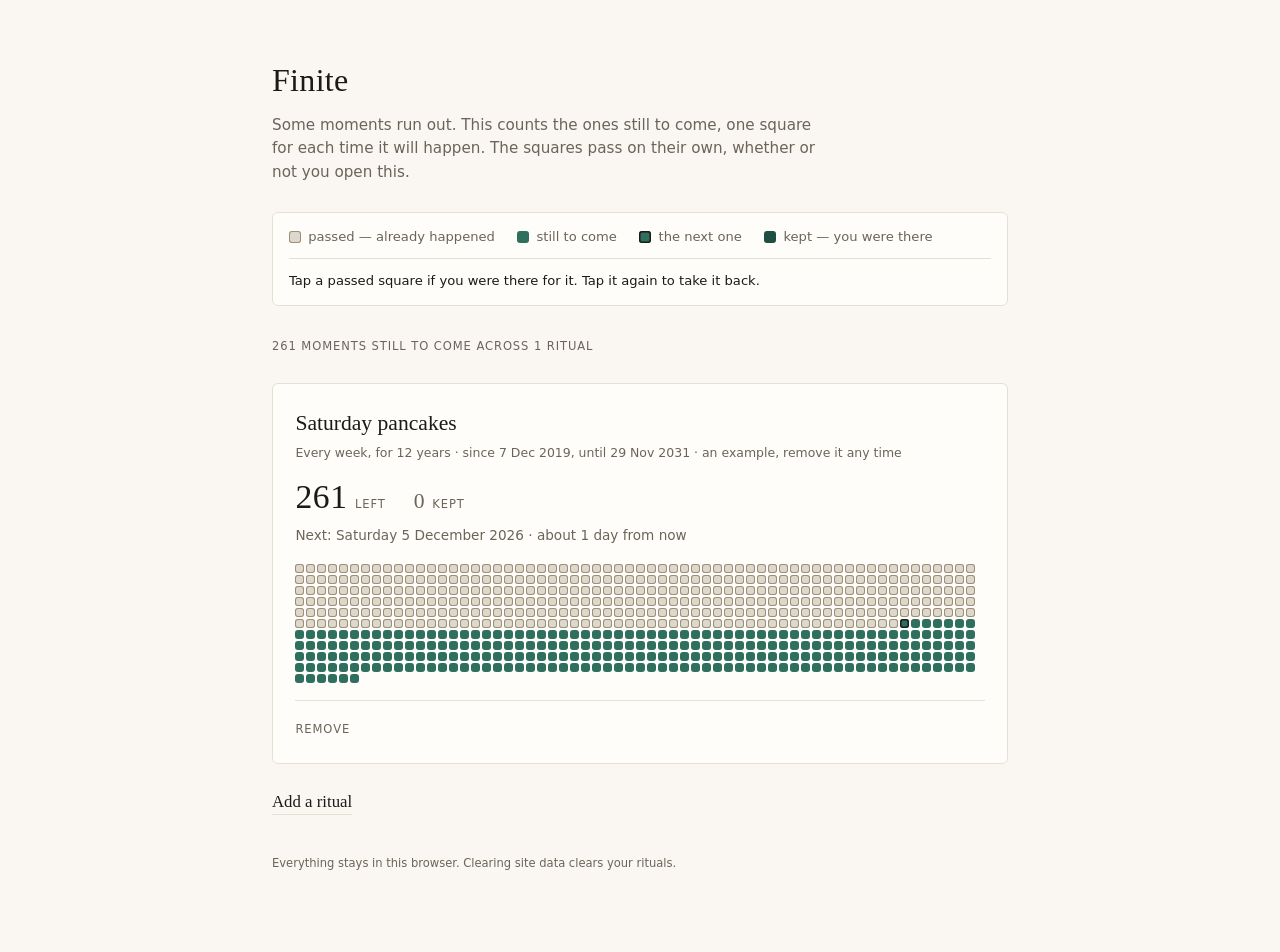
<file: index.html>
<!doctype html>
<html lang="en">
<head>
<meta charset="utf-8">
<meta name="viewport" content="width=device-width, initial-scale=1">
<title>Finite — how many moments are left</title>
<meta name="description" content="Name a ritual, say how often and for how long, and Finite draws one square per time it will happen. The passed ones go quiet on their own. Everything stays in your browser.">
<meta name="theme-color" content="#faf7f2">
<meta property="og:title" content="Finite — how many moments are left">
<meta property="og:description" content="A grid of squares, one per time a ritual will happen. The passed ones go quiet on their own, whether or not you open the app.">
<meta property="og:type" content="website">
<link rel="icon" href="favicon.svg" type="image/svg+xml">
<link rel="stylesheet" href="styles.css">
</head>
<body>
  <div class="page">

    <header class="masthead">
      <h1>Finite</h1>
      <p class="lede">Some moments run out. This counts the ones still to come, one square for each time it will happen. The squares pass on their own, whether or not you open this.</p>
    </header>

    <section class="legend" aria-label="How to read the grid">
      <p class="legend-row">
        <span class="key"><span class="key-swatch is-passed"></span>passed &mdash; already happened</span>
        <span class="key"><span class="key-swatch is-upcoming"></span>still to come</span>
        <span class="key"><span class="key-swatch is-upcoming is-next"></span>the next one</span>
        <span class="key"><span class="key-swatch is-kept"></span>kept &mdash; you were there</span>
      </p>
      <p class="legend-how">Tap a passed square if you were there for it. Tap it again to take it back.</p>
    </section>

    <p class="total" id="total" aria-live="polite"></p>

    <main class="stack" id="stack"></main>

    <form class="add" id="add-form" novalidate>
      <button type="button" class="add-toggle" id="add-toggle" aria-expanded="false" aria-controls="add-fields">
        Add a ritual
      </button>

      <div class="add-fields" id="add-fields" hidden>
        <div class="field">
          <label for="f-name">What is it?</label>
          <input type="text" id="f-name" name="name" autocomplete="off" placeholder="Saturday pancakes">
          <p class="err" id="e-name" role="alert"></p>
        </div>

        <div class="field">
          <label for="f-freq">How often?</label>
          <select id="f-freq" name="freq">
            <option value="daily">Every day</option>
            <option value="weekly" selected>Every week</option>
            <option value="monthly">Every month</option>
            <option value="yearly">Every year</option>
          </select>
        </div>

        <div class="field">
          <label for="f-dur">How long does this last?</label>
          <div class="dur">
            <input type="number" id="f-dur" name="durationValue" min="1" step="1" value="12" inputmode="numeric">
            <select id="f-unit" name="durationUnit" aria-label="Duration unit">
              <option value="days">days</option>
              <option value="weeks">weeks</option>
              <option value="months">months</option>
              <option value="years" selected>years</option>
            </select>
          </div>
          <p class="err" id="e-dur" role="alert"></p>
        </div>

        <div class="field">
          <label for="f-start">When did it start?</label>
          <input type="date" id="f-start" name="startISO">
          <p class="hint">The timeline runs from here, so this is what decides which ones have already passed.</p>
          <p class="err" id="e-start" role="alert"></p>
        </div>

        <div class="add-actions">
          <button type="submit" class="btn-primary">Add it</button>
          <button type="button" class="btn-quiet" id="add-cancel">Cancel</button>
        </div>
      </div>
    </form>

    <p class="storage-note" id="storage-note">
      Everything stays in this browser. Clearing site data clears your rituals.
    </p>

  </div>

  <script src="app.js"></script>
</body>
</html>
</file>
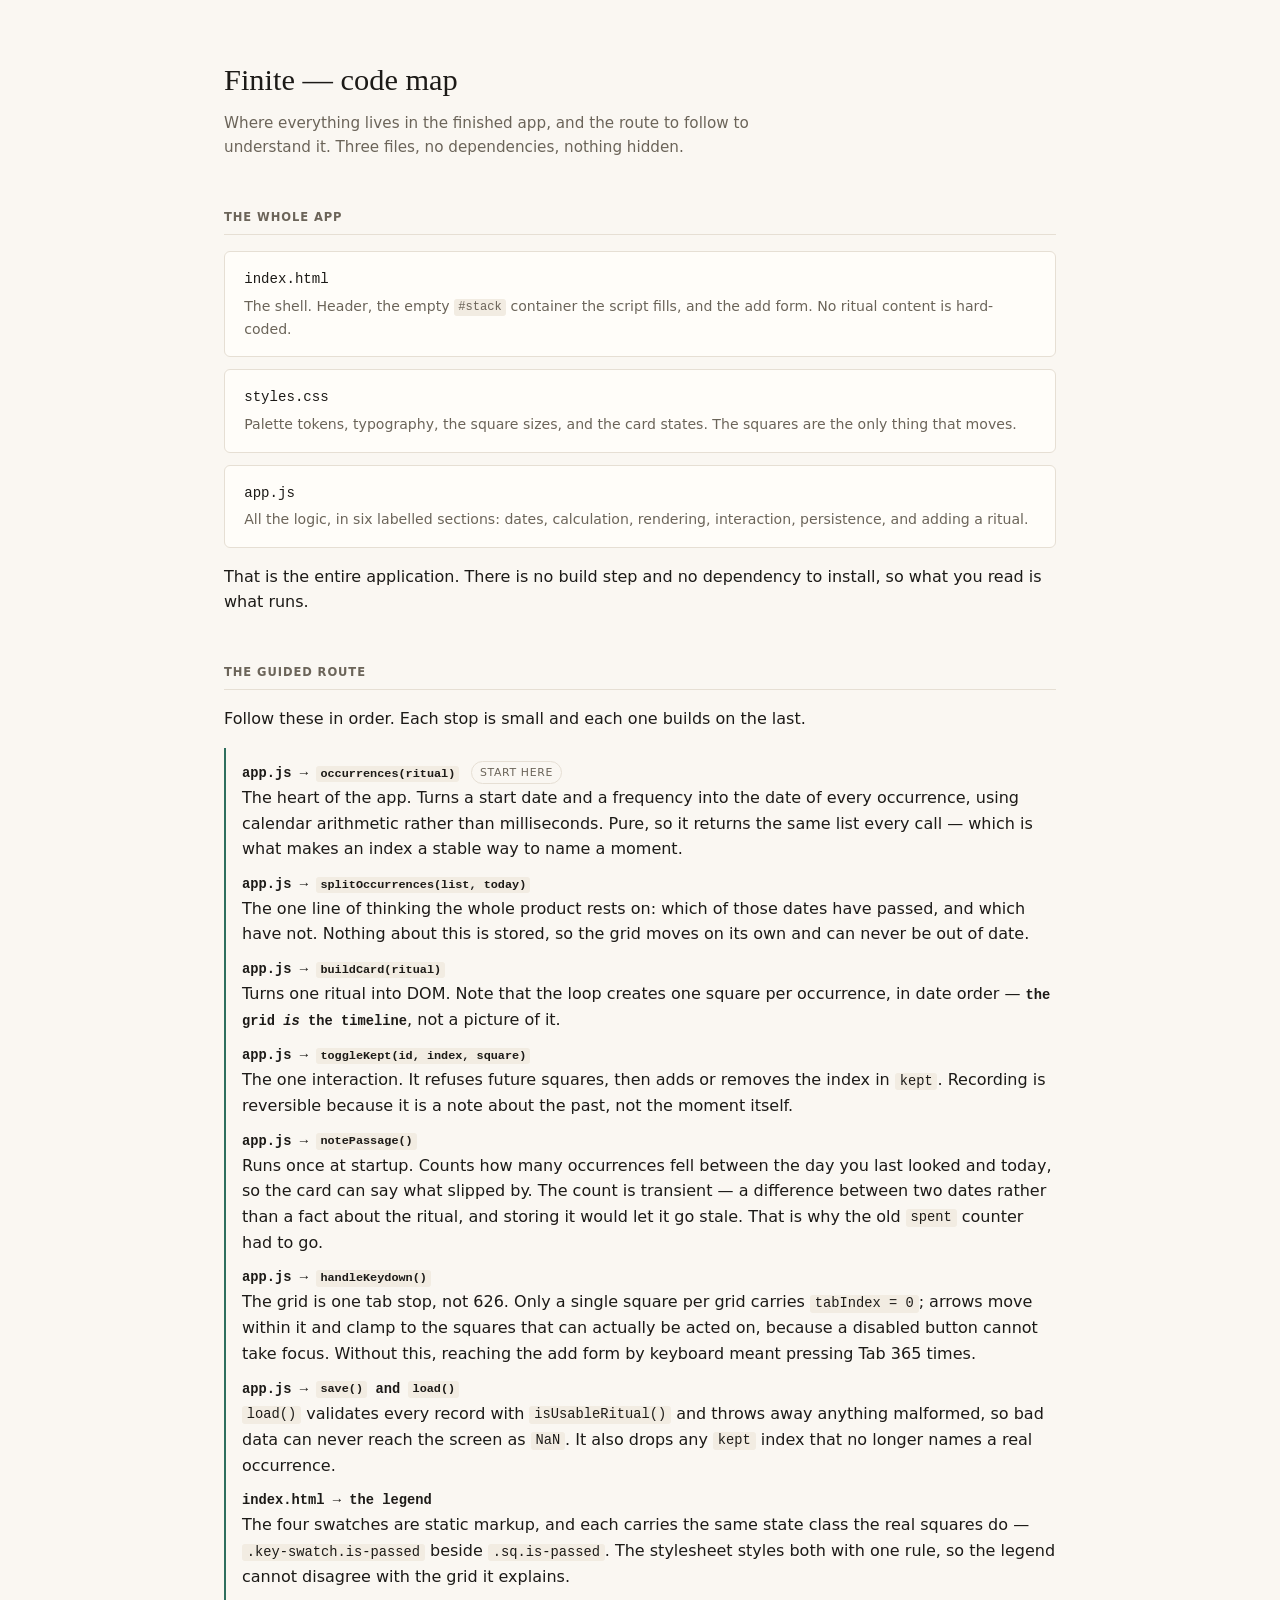
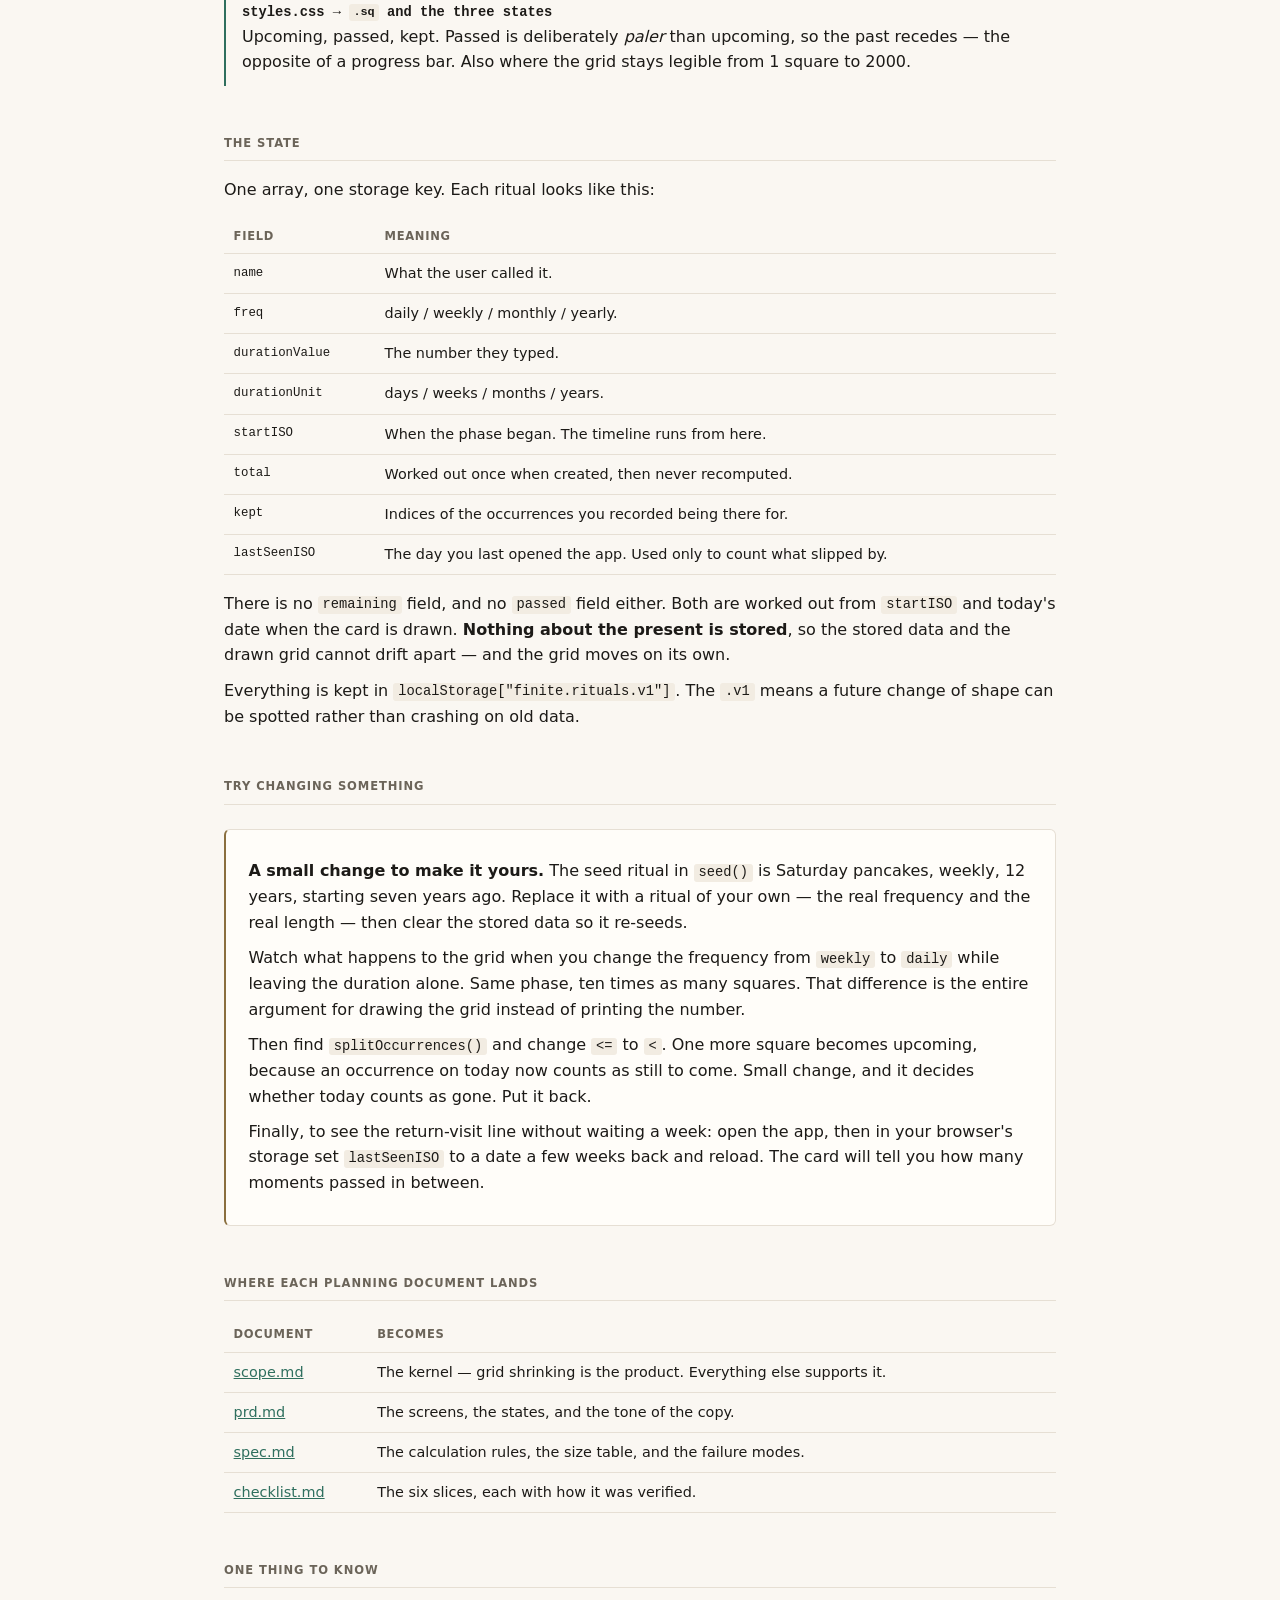
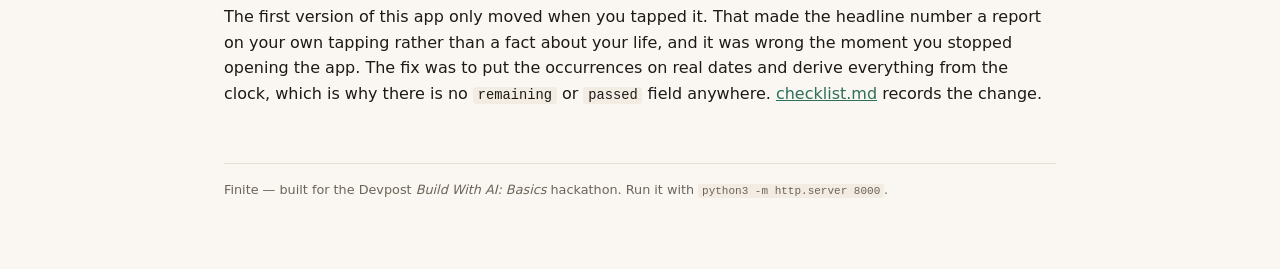
<file: devpost/app-map.html>
<!doctype html>
<html lang="en">
<head>
<meta charset="utf-8">
<meta name="viewport" content="width=device-width, initial-scale=1">
<title>Finite — code map</title>
<style>
  :root {
    --paper: #faf7f2; --card: #fffdf9; --ink: #1c1a17; --ink-soft: #6b6459;
    --rule: #e6dfd4; --live: #2f6f5e; --focus: #8a6f3f;
    --serif: ui-serif, Georgia, "Iowan Old Style", "Times New Roman", serif;
    --sans: ui-sans-serif, system-ui, -apple-system, "Segoe UI", sans-serif;
    --mono: ui-monospace, SFMono-Regular, "SF Mono", Menlo, Consolas, monospace;
  }
  * { box-sizing: border-box; }
  body {
    margin: 0; padding: 3.5rem 1.25rem 5rem;
    background: var(--paper); color: var(--ink);
    font-family: var(--sans); line-height: 1.6;
  }
  .page { max-width: 52rem; margin: 0 auto; }
  h1 { font-family: var(--serif); font-size: 1.9rem; font-weight: 400; margin: 0 0 .4rem; }
  h2 {
    font-size: .72rem; text-transform: uppercase; letter-spacing: .08em;
    color: var(--ink-soft); font-weight: 600;
    margin: 3rem 0 1rem; padding-bottom: .5rem; border-bottom: 1px solid var(--rule);
  }
  h3 { font-family: var(--serif); font-size: 1.15rem; font-weight: 400; margin: 1.8rem 0 .5rem; }
  .lede { color: var(--ink-soft); margin: 0 0 1rem; max-width: 38rem; font-size: .95rem; }
  p { margin: .6rem 0; }
  code, .mono { font-family: var(--mono); font-size: .86em; }
  code { background: #f2ece2; padding: .1em .35em; border-radius: 3px; }
  a { color: var(--live); }
  .files { display: flex; flex-direction: column; gap: .75rem; margin: 1rem 0; }
  .file {
    background: var(--card); border: 1px solid var(--rule); border-radius: 6px;
    padding: 1rem 1.2rem;
  }
  .file .path { font-family: var(--mono); font-size: .88rem; }
  .file .role { color: var(--ink-soft); font-size: .88rem; margin-top: .25rem; }
  .route {
    border-left: 2px solid var(--live); padding: .2rem 0 .2rem 1rem;
    margin: 1rem 0;
  }
  .route .stop { margin: .5rem 0; }
  .route .stop b { font-family: var(--mono); font-size: .86rem; font-weight: 600; }
  ol, ul { padding-left: 1.3rem; }
  li { margin: .35rem 0; }
  .tag {
    display: inline-block; font-size: .68rem; text-transform: uppercase;
    letter-spacing: .06em; color: var(--ink-soft);
    border: 1px solid var(--rule); border-radius: 999px; padding: .1rem .5rem;
    margin-left: .4rem; vertical-align: middle;
  }
  table { border-collapse: collapse; width: 100%; margin: 1rem 0; font-size: .9rem; }
  th, td { text-align: left; padding: .5rem .6rem; border-bottom: 1px solid var(--rule); }
  th { font-size: .72rem; text-transform: uppercase; letter-spacing: .06em; color: var(--ink-soft); }
  .practice {
    background: var(--card); border: 1px solid var(--rule);
    border-left: 2px solid var(--focus); border-radius: 6px;
    padding: 1.2rem 1.4rem; margin: 1.5rem 0;
  }
  footer { margin-top: 3.5rem; padding-top: 1rem; border-top: 1px solid var(--rule);
           color: var(--ink-soft); font-size: .8rem; }
</style>
</head>
<body>
<div class="page">

  <h1>Finite — code map</h1>
  <p class="lede">Where everything lives in the finished app, and the route to follow to
  understand it. Three files, no dependencies, nothing hidden.</p>

  <h2>The whole app</h2>
  <div class="files">
    <div class="file">
      <div class="path">index.html</div>
      <div class="role">The shell. Header, the empty <code>#stack</code> container the script
      fills, and the add form. No ritual content is hard-coded.</div>
    </div>
    <div class="file">
      <div class="path">styles.css</div>
      <div class="role">Palette tokens, typography, the square sizes, and the card states.
      The squares are the only thing that moves.</div>
    </div>
    <div class="file">
      <div class="path">app.js</div>
      <div class="role">All the logic, in six labelled sections: dates, calculation,
      rendering, interaction, persistence, and adding a ritual.</div>
    </div>
  </div>
  <p>That is the entire application. There is no build step and no dependency to install,
  so what you read is what runs.</p>

  <h2>The guided route</h2>
  <p>Follow these in order. Each stop is small and each one builds on the last.</p>

  <div class="route">
    <div class="stop">
      <b>app.js → <code>occurrences(ritual)</code></b> <span class="tag">start here</span><br>
      The heart of the app. Turns a start date and a frequency into the date of every
      occurrence, using calendar arithmetic rather than milliseconds. Pure, so it returns
      the same list every call — which is what makes an index a stable way to name a moment.
    </div>
    <div class="stop">
      <b>app.js → <code>splitOccurrences(list, today)</code></b><br>
      The one line of thinking the whole product rests on: which of those dates have
      passed, and which have not. Nothing about this is stored, so the grid moves on its
      own and can never be out of date.
    </div>
    <div class="stop">
      <b>app.js → <code>buildCard(ritual)</code></b><br>
      Turns one ritual into DOM. Note that the loop creates one square per occurrence,
      in date order — <b>the grid <i>is</i> the timeline</b>, not a picture of it.
    </div>
    <div class="stop">
      <b>app.js → <code>toggleKept(id, index, square)</code></b><br>
      The one interaction. It refuses future squares, then adds or removes the index in
      <code>kept</code>. Recording is reversible because it is a note about the past,
      not the moment itself.
    </div>
    <div class="stop">
      <b>app.js → <code>notePassage()</code></b><br>
      Runs once at startup. Counts how many occurrences fell between the day you last
      looked and today, so the card can say what slipped by. The count is transient — a
      difference between two dates rather than a fact about the ritual, and storing it
      would let it go stale. That is why the old <code>spent</code> counter had to go.
    </div>
    <div class="stop">
      <b>app.js → <code>handleKeydown()</code></b><br>
      The grid is one tab stop, not 626. Only a single square per grid carries
      <code>tabIndex = 0</code>; arrows move within it and clamp to the squares that can
      actually be acted on, because a disabled button cannot take focus. Without this,
      reaching the add form by keyboard meant pressing Tab 365 times.
    </div>
    <div class="stop">
      <b>app.js → <code>save()</code> and <code>load()</code></b><br>
      <code>load()</code> validates every record with <code>isUsableRitual()</code> and
      throws away anything malformed, so bad data can never reach the screen as
      <code>NaN</code>. It also drops any <code>kept</code> index that no longer names a
      real occurrence.
    </div>
    <div class="stop">
      <b>index.html → the legend</b><br>
      The four swatches are static markup, and each carries the same state class the real
      squares do — <code>.key-swatch.is-passed</code> beside <code>.sq.is-passed</code>.
      The stylesheet styles both with one rule, so the legend cannot disagree with the grid
      it explains.
    </div>
    <div class="stop">
      <b>styles.css → <code>.sq</code> and the three states</b><br>
      Upcoming, passed, kept. Passed is deliberately <i>paler</i> than upcoming, so the
      past recedes — the opposite of a progress bar. Also where the grid stays legible
      from 1 square to 2000.
    </div>
  </div>

  <h2>The state</h2>
  <p>One array, one storage key. Each ritual looks like this:</p>
  <table>
    <tr><th>Field</th><th>Meaning</th></tr>
    <tr><td class="mono">name</td><td>What the user called it.</td></tr>
    <tr><td class="mono">freq</td><td>daily / weekly / monthly / yearly.</td></tr>
    <tr><td class="mono">durationValue</td><td>The number they typed.</td></tr>
    <tr><td class="mono">durationUnit</td><td>days / weeks / months / years.</td></tr>
    <tr><td class="mono">startISO</td><td>When the phase began. The timeline runs from here.</td></tr>
    <tr><td class="mono">total</td><td>Worked out once when created, then never recomputed.</td></tr>
    <tr><td class="mono">kept</td><td>Indices of the occurrences you recorded being there for.</td></tr>
    <tr><td class="mono">lastSeenISO</td><td>The day you last opened the app. Used only to count what slipped by.</td></tr>
  </table>
  <p>There is no <code>remaining</code> field, and no <code>passed</code> field either.
  Both are worked out from <code>startISO</code> and today's date when the card is drawn.
  <b>Nothing about the present is stored</b>, so the stored data and the drawn grid cannot
  drift apart — and the grid moves on its own.</p>
  <p>Everything is kept in <code>localStorage["finite.rituals.v1"]</code>. The
  <code>.v1</code> means a future change of shape can be spotted rather than crashing
  on old data.</p>

  <h2>Try changing something</h2>
  <div class="practice">
    <p><b>A small change to make it yours.</b> The seed ritual in <code>seed()</code> is
    Saturday pancakes, weekly, 12 years, starting seven years ago. Replace it with a
    ritual of your own — the real frequency and the real length — then clear the stored
    data so it re-seeds.</p>
    <p>Watch what happens to the grid when you change the frequency from
    <code>weekly</code> to <code>daily</code> while leaving the duration alone. Same
    phase, ten times as many squares. That difference is the entire argument for
    drawing the grid instead of printing the number.</p>
    <p>Then find <code>splitOccurrences()</code> and change <code>&lt;=</code> to
    <code>&lt;</code>. One more square becomes upcoming, because an occurrence on today
    now counts as still to come. Small change, and it decides whether today counts as
    gone. Put it back.</p>
    <p>Finally, to see the return-visit line without waiting a week: open the app, then in
    your browser's storage set <code>lastSeenISO</code> to a date a few weeks back and
    reload. The card will tell you how many moments passed in between.</p>
  </div>

  <h2>Where each planning document lands</h2>
  <table>
    <tr><th>Document</th><th>Becomes</th></tr>
    <tr><td><a href="scope.md">scope.md</a></td><td>The kernel — grid shrinking is the product. Everything else supports it.</td></tr>
    <tr><td><a href="prd.md">prd.md</a></td><td>The screens, the states, and the tone of the copy.</td></tr>
    <tr><td><a href="spec.md">spec.md</a></td><td>The calculation rules, the size table, and the failure modes.</td></tr>
    <tr><td><a href="checklist.md">checklist.md</a></td><td>The six slices, each with how it was verified.</td></tr>
  </table>

  <h2>One thing to know</h2>
  <p>The first version of this app only moved when you tapped it. That made the headline
  number a report on your own tapping rather than a fact about your life, and it was wrong
  the moment you stopped opening the app. The fix was to put the occurrences on real dates
  and derive everything from the clock, which is why there is no <code>remaining</code> or
  <code>passed</code> field anywhere. <a href="checklist.md">checklist.md</a> records the
  change.</p>

  <footer>
    Finite — built for the Devpost <i>Build With AI: Basics</i> hackathon.
    Run it with <code>python3 -m http.server 8000</code>.
  </footer>

</div>
</body>
</html>
</file>
<file: styles.css>
:root {
  --paper: #faf7f2;
  --card: #fffdf9;
  --ink: #1c1a17;
  --ink-soft: #6b6459;
  --rule: #e6dfd4;
  --live: #2f6f5e;
  --passed: #ded7cb;
  --passed-edge: #9c8e78;
  --kept: #1f4f42;
  --focus: #8a6f3f;

  --serif: ui-serif, Georgia, "Iowan Old Style", "Times New Roman", serif;
  --sans: ui-sans-serif, system-ui, -apple-system, "Segoe UI", sans-serif;
}

* { box-sizing: border-box; }

html { -webkit-text-size-adjust: 100%; }

body {
  margin: 0;
  padding: 3.5rem 1.25rem 5rem;
  background: var(--paper);
  color: var(--ink);
  font-family: var(--sans);
  line-height: 1.55;
  -webkit-font-smoothing: antialiased;
}

.page {
  max-width: 46rem;
  margin: 0 auto;
}

/* ---------- masthead ---------- */

.masthead { margin-bottom: 1.75rem; }

.masthead h1 {
  margin: 0 0 .5rem;
  font-family: var(--serif);
  font-size: 2rem;
  font-weight: 400;
  letter-spacing: .01em;
}

.lede {
  margin: 0;
  max-width: 34rem;
  color: var(--ink-soft);
  font-size: .95rem;
}

/* ---------- legend ---------- */

/* A caption, not a tutorial: it teaches the three states without pretending to be
   a control. Sits above the first card so it is read before the grid is guessed at. */
.legend {
  margin: 0 0 2rem;
  padding: .85rem 1rem;
  background: var(--card);
  border: 1px solid var(--rule);
  border-radius: 6px;
}

.legend-row {
  display: flex;
  flex-wrap: wrap;
  gap: .35rem 1.4rem;
  margin: 0;
  font-size: .82rem;
  color: var(--ink-soft);
}

.key {
  display: inline-flex;
  align-items: center;
  gap: .45rem;
}

.key-swatch {
  width: 12px;
  height: 12px;
  border-radius: 3px;
  flex: none;
}

.legend-how {
  margin: .7rem 0 0;
  padding-top: .7rem;
  border-top: 1px solid var(--rule);
  font-size: .82rem;
  color: var(--ink);
}

/* ---------- total ---------- */

.total {
  margin: 0 0 1.75rem;
  font-size: .72rem;
  text-transform: uppercase;
  letter-spacing: .08em;
  color: var(--ink-soft);
}

.total:empty { display: none; }

/* ---------- stack ---------- */

.stack {
  display: flex;
  flex-direction: column;
  gap: 1.1rem;
}

.card {
  background: var(--card);
  border: 1px solid var(--rule);
  border-radius: 6px;
  padding: 1.4rem;
}

.card-name {
  margin: 0 0 .2rem;
  font-family: var(--serif);
  font-size: 1.35rem;
  font-weight: 400;
}

.card-meta {
  margin: 0 0 1.1rem;
  font-size: .78rem;
  color: var(--ink-soft);
}

.card-counts {
  display: flex;
  align-items: baseline;
  gap: 1.75rem;
  margin: 0 0 .7rem;
}

.count {
  margin: 0;
  font-family: var(--serif);
  line-height: 1;
  letter-spacing: .02em;
  font-variant-numeric: tabular-nums;
}

/* The honest number, and the one you control. Weight is deliberately unequal. */
.count-left {
  font-size: 2.1rem;
  color: var(--ink);
}

.count-kept {
  font-size: 1.35rem;
  color: var(--ink-soft);
}

.count .unit {
  font-family: var(--sans);
  font-size: .72rem;
  text-transform: uppercase;
  letter-spacing: .08em;
  color: var(--ink-soft);
  margin-left: .45rem;
}

.card-when {
  margin: 0 0 1.1rem;
  font-size: .85rem;
  color: var(--ink-soft);
}

/* What slipped by since the user last looked. The payoff for coming back, so it
   sits above the grid and carries a little more weight than the next-date line. */
.card-slip {
  margin: -0.55rem 0 1.1rem;
  font-family: var(--serif);
  font-size: .95rem;
  font-style: italic;
  color: var(--ink);
}

/* ---------- the grid ---------- */

.grid {
  display: flex;
  flex-wrap: wrap;
  gap: 2px;
}

.sq {
  width: 20px;
  height: 20px;
  padding: 0;
  border: 0;
  border-radius: 3px;
  background: var(--live);
  cursor: pointer;
  transition: background-color 150ms ease;
}

.grid.is-sm .sq { width: 15px; height: 15px; }
.grid.is-xs .sq { width: 11px; height: 11px; }
.grid.is-xxs .sq { width: 9px; height: 9px; }

/* The three states, shared by the grid and the legend so the two can never
   disagree about what a colour means.
   Passed is paler than upcoming, not darker: the past recedes and the future
   stays available. The opposite of a progress bar, which fills up. */
.sq.is-passed,
.key-swatch.is-passed {
  background: var(--passed);
  box-shadow: inset 0 0 0 1px var(--passed-edge);
}

/* A moment you were there for. The darkest thing on the card. */
.sq.is-kept,
.key-swatch.is-kept {
  background: var(--kept);
  box-shadow: none;
}

.sq.is-passed:hover { background: #d3cabb; }
.sq.is-kept:hover { background: #173b31; }

/* Upcoming squares are not interactive — nothing to record yet. */
.sq.is-upcoming { cursor: default; }
.key-swatch.is-upcoming { background: var(--live); }

/* The next one to come. Heavier, not alarming: no red, no pulse. */
.sq.is-next,
.key-swatch.is-next {
  box-shadow: inset 0 0 0 1.5px var(--ink);
}

/* Marking a passed square: it fills toward kept before the redraw. */
.sq.is-marking {
  background: var(--kept);
}

/* ---------- card states ---------- */

.card.is-over { border-color: var(--passed); }

.card-over-how {
  margin: .35rem 0 0;
  font-size: .8rem;
  color: var(--ink-soft);
}

.card-over {
  margin: .9rem 0 0;
  font-family: var(--serif);
  font-size: 1.05rem;
  color: var(--ink-soft);
}

.card-remove-wrap {
  margin: 1.1rem 0 0;
  padding-top: .9rem;
  border-top: 1px solid var(--rule);
}

.card-remove {
  padding: 0;
  border: 0;
  background: none;
  color: var(--ink-soft);
  font-family: var(--sans);
  font-size: .72rem;
  text-transform: uppercase;
  letter-spacing: .08em;
  cursor: pointer;
}

.card-remove:hover { color: #8c3b2e; }

.empty {
  margin: 0;
  padding: 2rem 1.4rem;
  border: 1px dashed var(--rule);
  border-radius: 6px;
  color: var(--ink-soft);
  font-size: .95rem;
}

/* ---------- add form ---------- */

.add { margin-top: 1.6rem; }

.add-toggle {
  padding: 0;
  border: 0;
  background: none;
  color: var(--ink);
  font-family: var(--serif);
  font-size: 1.05rem;
  cursor: pointer;
  border-bottom: 1px solid var(--rule);
  padding-bottom: 2px;
}

.add-toggle:hover { border-bottom-color: var(--ink); }

.add-fields {
  margin-top: 1.4rem;
  padding: 1.4rem;
  background: var(--card);
  border: 1px solid var(--rule);
  border-radius: 6px;
}

.field { margin-bottom: 1.1rem; }

.field label {
  display: block;
  margin-bottom: .35rem;
  font-size: .72rem;
  text-transform: uppercase;
  letter-spacing: .08em;
  color: var(--ink-soft);
}

.field input,
.field select {
  width: 100%;
  padding: .55rem .6rem;
  border: 1px solid var(--rule);
  border-radius: 4px;
  background: var(--paper);
  color: var(--ink);
  font-family: var(--sans);
  font-size: .95rem;
}

.field input:focus,
.field select:focus,
.sq:focus-visible,
.add-toggle:focus-visible,
button:focus-visible {
  outline: 2px solid var(--focus);
  outline-offset: 2px;
}

.dur { display: flex; gap: .5rem; }
.dur input { flex: 1 1 auto; min-width: 0; }
.dur select { flex: 0 0 8.5rem; }

.err {
  margin: .35rem 0 0;
  min-height: 1em;
  font-size: .78rem;
  color: #8c3b2e;
}

.err:empty { min-height: 0; }

.hint {
  margin: .35rem 0 0;
  font-size: .76rem;
  color: var(--ink-soft);
}

.add-actions { display: flex; gap: .75rem; align-items: center; }

.btn-primary {
  padding: .55rem 1.1rem;
  border: 1px solid var(--ink);
  border-radius: 4px;
  background: var(--ink);
  color: var(--paper);
  font-family: var(--sans);
  font-size: .85rem;
  cursor: pointer;
}

.btn-quiet {
  padding: .55rem .2rem;
  border: 0;
  background: none;
  color: var(--ink-soft);
  font-family: var(--sans);
  font-size: .85rem;
  cursor: pointer;
}

.btn-quiet:hover { color: var(--ink); }

/* ---------- storage note ---------- */

.storage-note {
  margin: 2.5rem 0 0;
  font-size: .72rem;
  color: var(--ink-soft);
}

@media (prefers-reduced-motion: reduce) {
  .sq { transition: none; }
}
</file>
